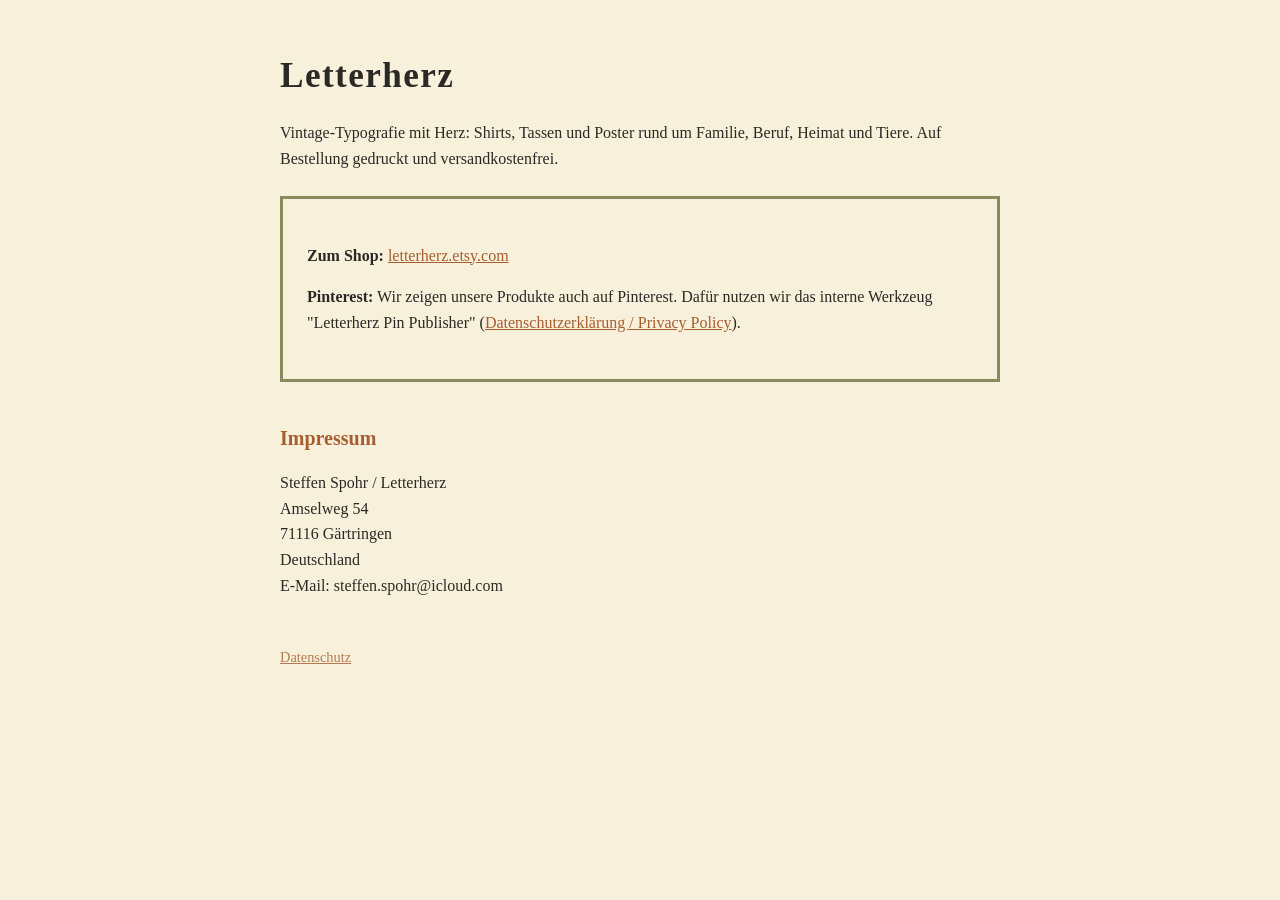
<file: index.html>
<!doctype html>
<html lang="de">
<head>
<meta charset="utf-8"><meta name="viewport" content="width=device-width,initial-scale=1">
<title>Letterherz – Vintage-Typografie mit Herz</title>
<meta name="description" content="Letterherz: Shirts, Tassen und Poster mit Vintage-Typografie rund um Familie, Beruf, Heimat und Tiere.">
<link rel="stylesheet" href="style.css">
</head>
<body><main>
<h1>Letterherz</h1>
<p>Vintage-Typografie mit Herz: Shirts, Tassen und Poster rund um Familie, Beruf, Heimat und Tiere. Auf Bestellung gedruckt und versandkostenfrei.</p>
<div class="box">
<p><b>Zum Shop:</b> <a href="https://letterherz.etsy.com">letterherz.etsy.com</a></p>
<p><b>Pinterest:</b> Wir zeigen unsere Produkte auch auf Pinterest. Dafür nutzen wir das interne Werkzeug "Letterherz Pin Publisher" (<a href="datenschutz.html">Datenschutzerklärung / Privacy Policy</a>).</p>
</div>
<h2>Impressum</h2>
<p>Steffen Spohr / Letterherz<br>Amselweg 54<br>71116 Gärtringen<br>Deutschland<br>E-Mail: steffen.spohr@icloud.com</p>
<footer><a href="datenschutz.html">Datenschutz</a></footer>
</main></body></html>
</file>
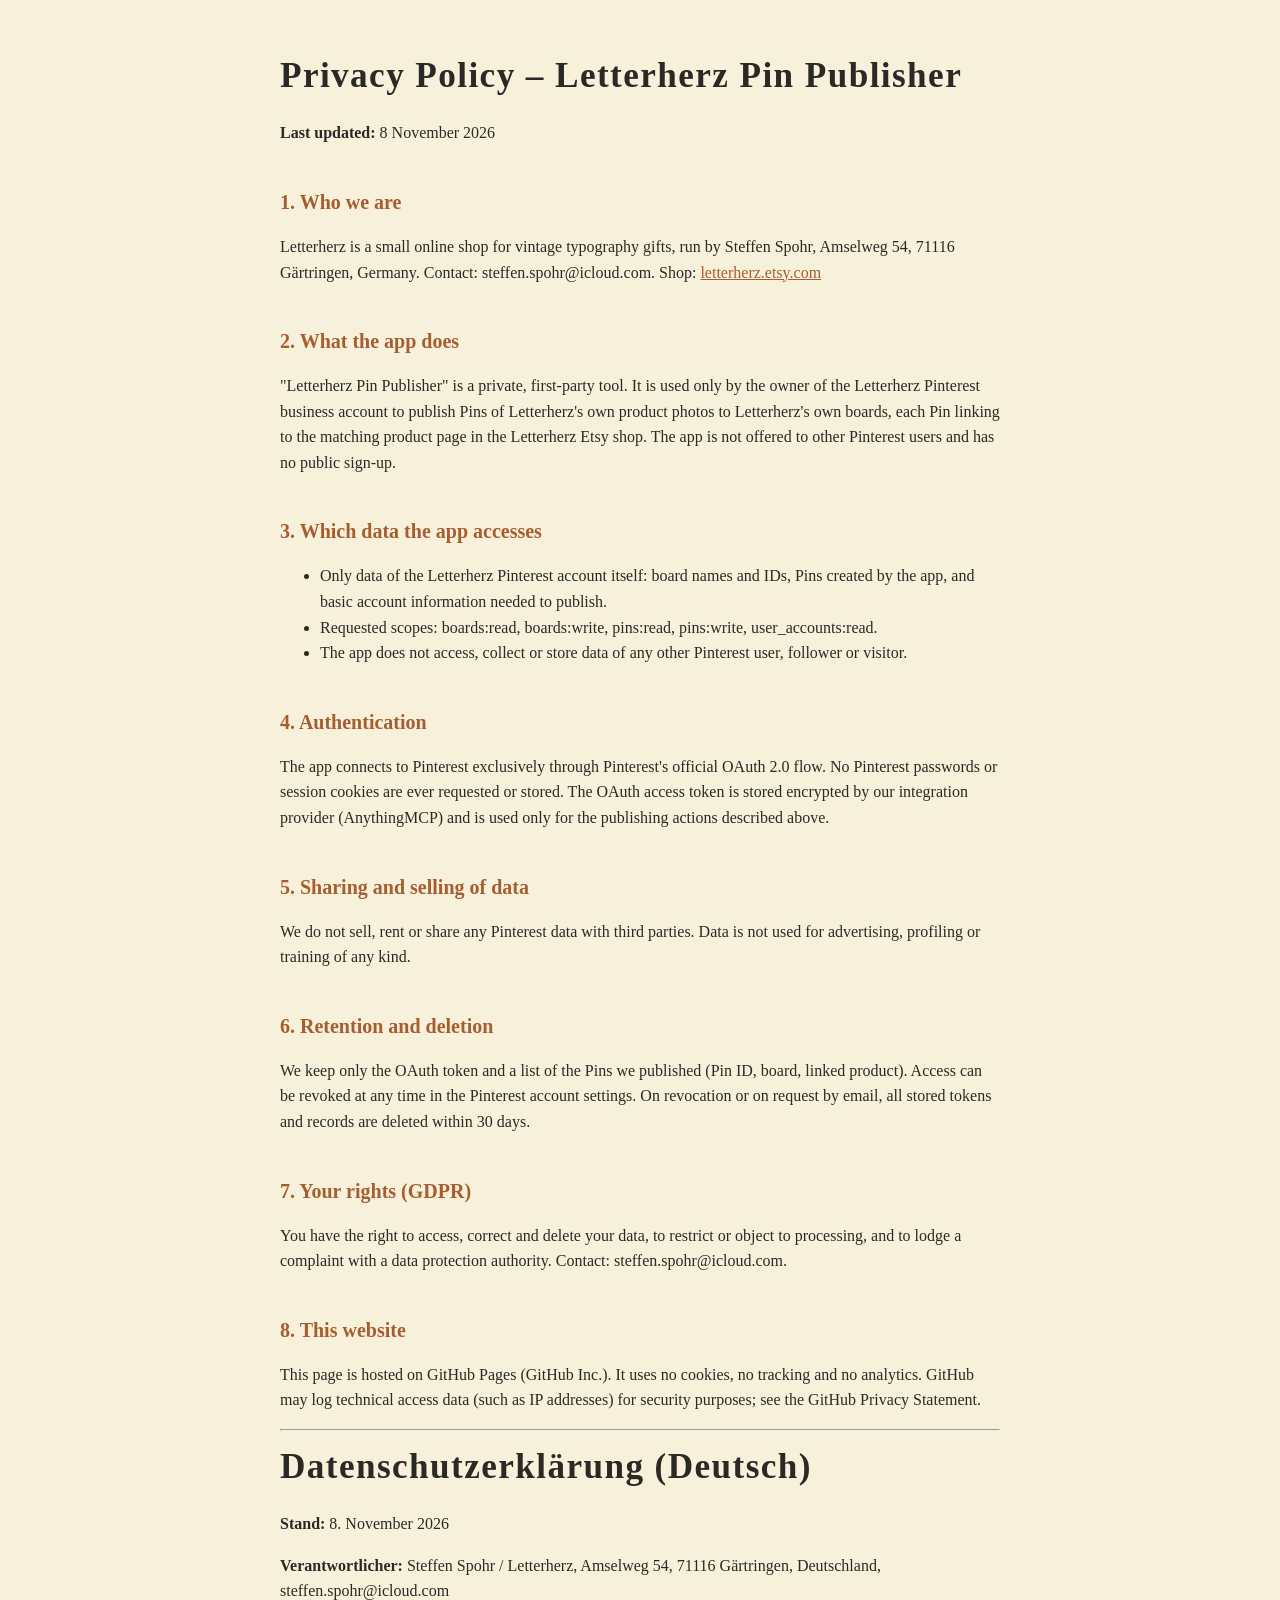
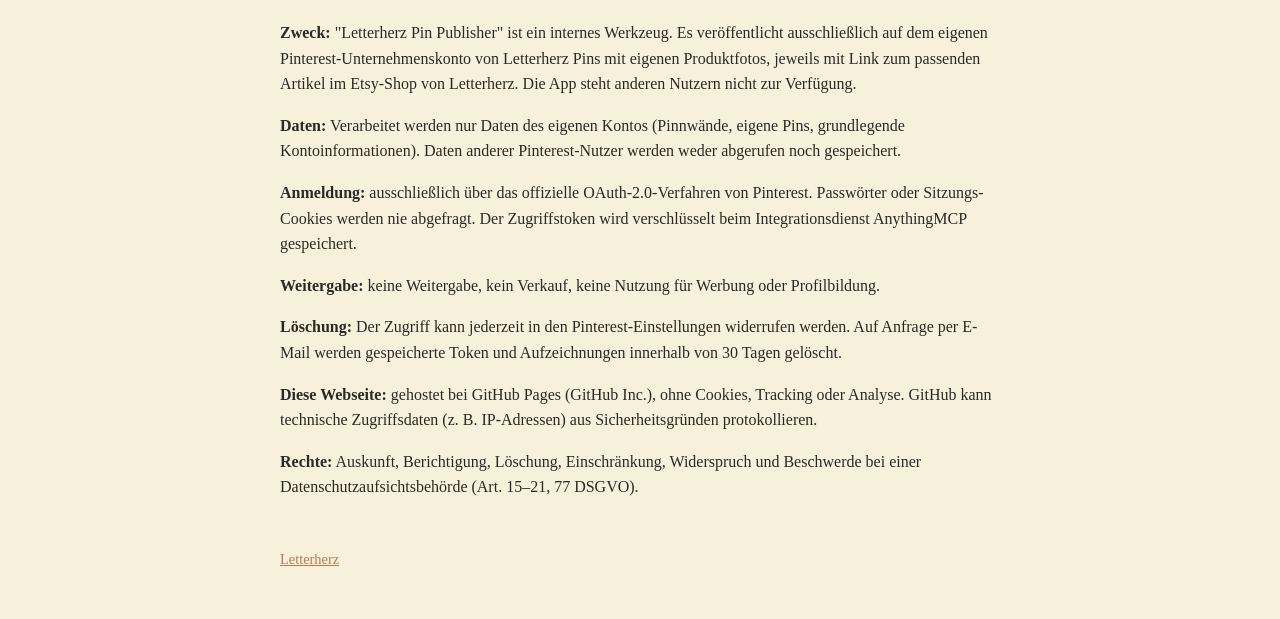
<file: datenschutz.html>
<!doctype html>
<html lang="en">
<head>
<meta charset="utf-8"><meta name="viewport" content="width=device-width,initial-scale=1">
<title>Privacy Policy – Letterherz Pin Publisher</title>
<link rel="stylesheet" href="style.css">
</head>
<body><main>
<h1>Privacy Policy – Letterherz Pin Publisher</h1>
<p><b>Last updated:</b> 8 November 2026</p>

<h2>1. Who we are</h2>
<p>Letterherz is a small online shop for vintage typography gifts, run by Steffen Spohr, Amselweg 54, 71116 Gärtringen, Germany. Contact: steffen.spohr@icloud.com. Shop: <a href="https://letterherz.etsy.com">letterherz.etsy.com</a></p>

<h2>2. What the app does</h2>
<p>"Letterherz Pin Publisher" is a private, first-party tool. It is used only by the owner of the Letterherz Pinterest business account to publish Pins of Letterherz's own product photos to Letterherz's own boards, each Pin linking to the matching product page in the Letterherz Etsy shop. The app is not offered to other Pinterest users and has no public sign-up.</p>

<h2>3. Which data the app accesses</h2>
<ul>
<li>Only data of the Letterherz Pinterest account itself: board names and IDs, Pins created by the app, and basic account information needed to publish.</li>
<li>Requested scopes: boards:read, boards:write, pins:read, pins:write, user_accounts:read.</li>
<li>The app does not access, collect or store data of any other Pinterest user, follower or visitor.</li>
</ul>

<h2>4. Authentication</h2>
<p>The app connects to Pinterest exclusively through Pinterest's official OAuth 2.0 flow. No Pinterest passwords or session cookies are ever requested or stored. The OAuth access token is stored encrypted by our integration provider (AnythingMCP) and is used only for the publishing actions described above.</p>

<h2>5. Sharing and selling of data</h2>
<p>We do not sell, rent or share any Pinterest data with third parties. Data is not used for advertising, profiling or training of any kind.</p>

<h2>6. Retention and deletion</h2>
<p>We keep only the OAuth token and a list of the Pins we published (Pin ID, board, linked product). Access can be revoked at any time in the Pinterest account settings. On revocation or on request by email, all stored tokens and records are deleted within 30 days.</p>

<h2>7. Your rights (GDPR)</h2>
<p>You have the right to access, correct and delete your data, to restrict or object to processing, and to lodge a complaint with a data protection authority. Contact: steffen.spohr@icloud.com.</p>

<h2>8. This website</h2>
<p>This page is hosted on GitHub Pages (GitHub Inc.). It uses no cookies, no tracking and no analytics. GitHub may log technical access data (such as IP addresses) for security purposes; see the GitHub Privacy Statement.</p>

<hr>
<h1>Datenschutzerklärung (Deutsch)</h1>
<p><b>Stand:</b> 8. November 2026</p>
<p><b>Verantwortlicher:</b> Steffen Spohr / Letterherz, Amselweg 54, 71116 Gärtringen, Deutschland, steffen.spohr@icloud.com</p>
<p><b>Zweck:</b> "Letterherz Pin Publisher" ist ein internes Werkzeug. Es veröffentlicht ausschließlich auf dem eigenen Pinterest-Unternehmenskonto von Letterherz Pins mit eigenen Produktfotos, jeweils mit Link zum passenden Artikel im Etsy-Shop von Letterherz. Die App steht anderen Nutzern nicht zur Verfügung.</p>
<p><b>Daten:</b> Verarbeitet werden nur Daten des eigenen Kontos (Pinnwände, eigene Pins, grundlegende Kontoinformationen). Daten anderer Pinterest-Nutzer werden weder abgerufen noch gespeichert.</p>
<p><b>Anmeldung:</b> ausschließlich über das offizielle OAuth-2.0-Verfahren von Pinterest. Passwörter oder Sitzungs-Cookies werden nie abgefragt. Der Zugriffstoken wird verschlüsselt beim Integrationsdienst AnythingMCP gespeichert.</p>
<p><b>Weitergabe:</b> keine Weitergabe, kein Verkauf, keine Nutzung für Werbung oder Profilbildung.</p>
<p><b>Löschung:</b> Der Zugriff kann jederzeit in den Pinterest-Einstellungen widerrufen werden. Auf Anfrage per E-Mail werden gespeicherte Token und Aufzeichnungen innerhalb von 30 Tagen gelöscht.</p>
<p><b>Diese Webseite:</b> gehostet bei GitHub Pages (GitHub Inc.), ohne Cookies, Tracking oder Analyse. GitHub kann technische Zugriffsdaten (z. B. IP-Adressen) aus Sicherheitsgründen protokollieren.</p>
<p><b>Rechte:</b> Auskunft, Berichtigung, Löschung, Einschränkung, Widerspruch und Beschwerde bei einer Datenschutzaufsichtsbehörde (Art. 15–21, 77 DSGVO).</p>
<footer><a href="index.html">Letterherz</a></footer>
</main></body></html>
</file>
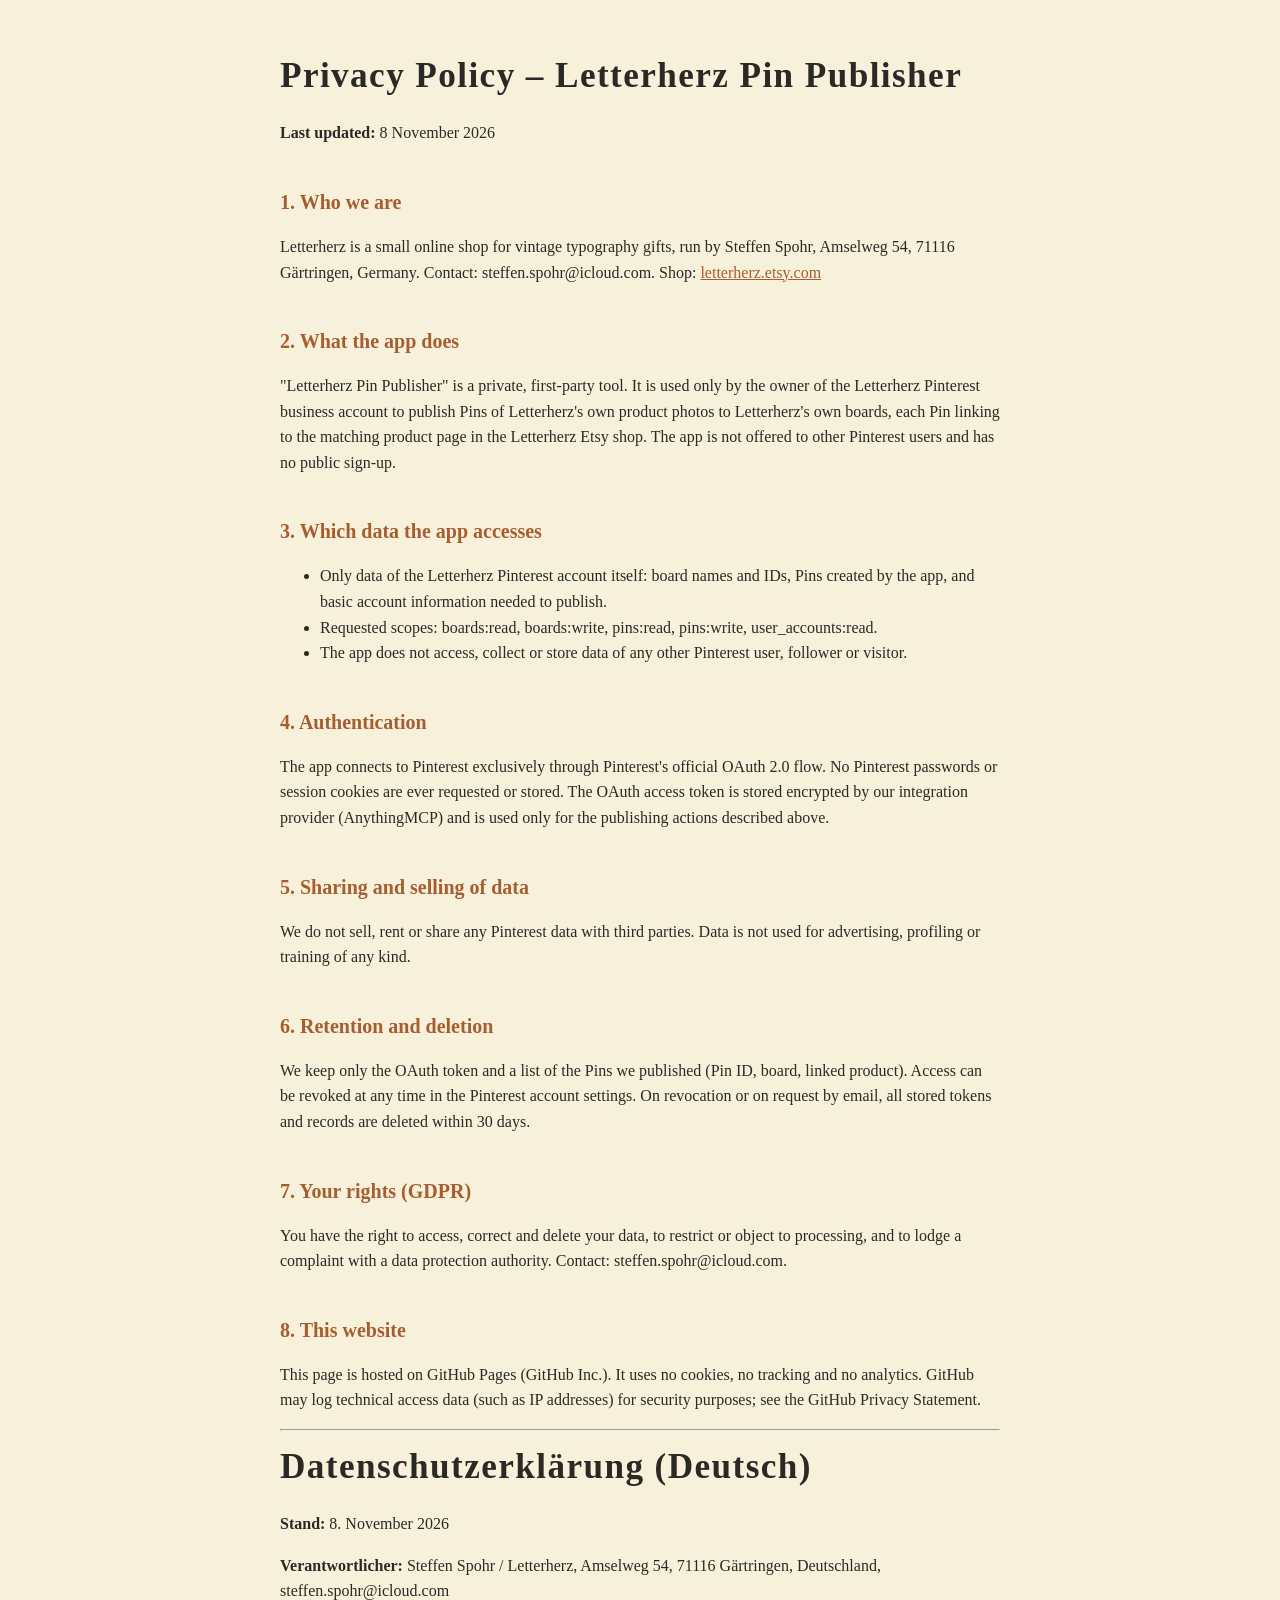
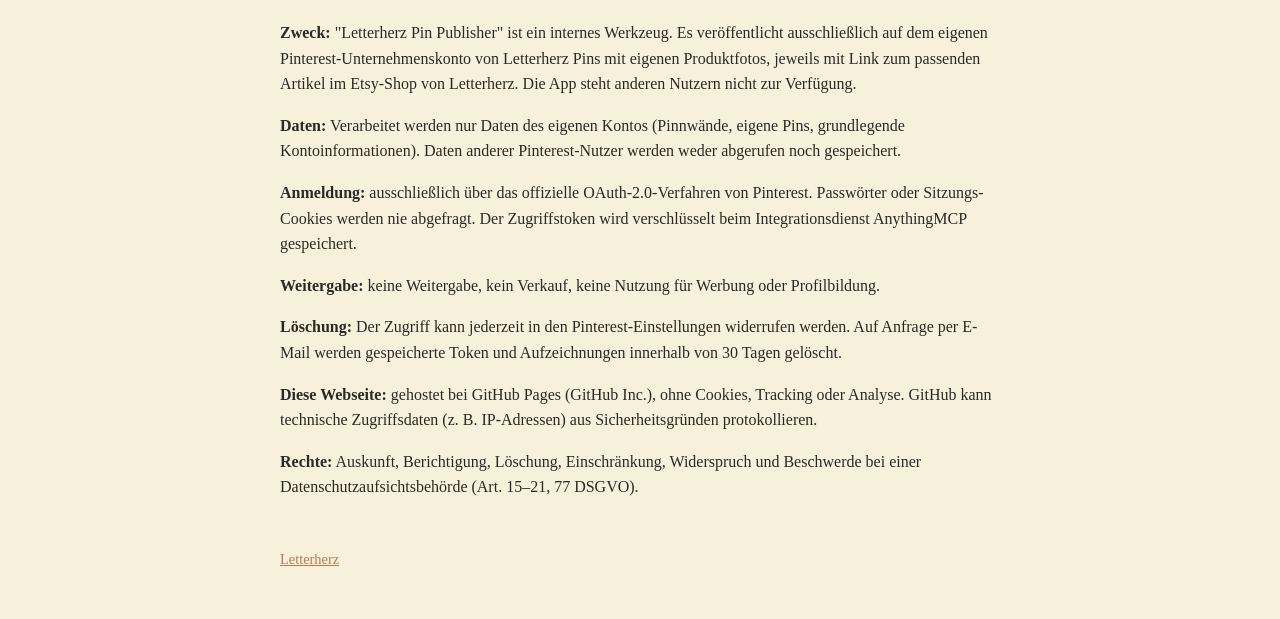
<file: Letterherz/datenschutz.html>
<!doctype html>
<html lang="en">
<head>
<meta charset="utf-8"><meta name="viewport" content="width=device-width,initial-scale=1">
<title>Privacy Policy – Letterherz Pin Publisher</title>
<link rel="stylesheet" href="../style.css">
</head>
<body><main>
<h1>Privacy Policy – Letterherz Pin Publisher</h1>
<p><b>Last updated:</b> 8 November 2026</p>

<h2>1. Who we are</h2>
<p>Letterherz is a small online shop for vintage typography gifts, run by Steffen Spohr, Amselweg 54, 71116 Gärtringen, Germany. Contact: steffen.spohr@icloud.com. Shop: <a href="https://letterherz.etsy.com">letterherz.etsy.com</a></p>

<h2>2. What the app does</h2>
<p>"Letterherz Pin Publisher" is a private, first-party tool. It is used only by the owner of the Letterherz Pinterest business account to publish Pins of Letterherz's own product photos to Letterherz's own boards, each Pin linking to the matching product page in the Letterherz Etsy shop. The app is not offered to other Pinterest users and has no public sign-up.</p>

<h2>3. Which data the app accesses</h2>
<ul>
<li>Only data of the Letterherz Pinterest account itself: board names and IDs, Pins created by the app, and basic account information needed to publish.</li>
<li>Requested scopes: boards:read, boards:write, pins:read, pins:write, user_accounts:read.</li>
<li>The app does not access, collect or store data of any other Pinterest user, follower or visitor.</li>
</ul>

<h2>4. Authentication</h2>
<p>The app connects to Pinterest exclusively through Pinterest's official OAuth 2.0 flow. No Pinterest passwords or session cookies are ever requested or stored. The OAuth access token is stored encrypted by our integration provider (AnythingMCP) and is used only for the publishing actions described above.</p>

<h2>5. Sharing and selling of data</h2>
<p>We do not sell, rent or share any Pinterest data with third parties. Data is not used for advertising, profiling or training of any kind.</p>

<h2>6. Retention and deletion</h2>
<p>We keep only the OAuth token and a list of the Pins we published (Pin ID, board, linked product). Access can be revoked at any time in the Pinterest account settings. On revocation or on request by email, all stored tokens and records are deleted within 30 days.</p>

<h2>7. Your rights (GDPR)</h2>
<p>You have the right to access, correct and delete your data, to restrict or object to processing, and to lodge a complaint with a data protection authority. Contact: steffen.spohr@icloud.com.</p>

<h2>8. This website</h2>
<p>This page is hosted on GitHub Pages (GitHub Inc.). It uses no cookies, no tracking and no analytics. GitHub may log technical access data (such as IP addresses) for security purposes; see the GitHub Privacy Statement.</p>

<hr>
<h1>Datenschutzerklärung (Deutsch)</h1>
<p><b>Stand:</b> 8. November 2026</p>
<p><b>Verantwortlicher:</b> Steffen Spohr / Letterherz, Amselweg 54, 71116 Gärtringen, Deutschland, steffen.spohr@icloud.com</p>
<p><b>Zweck:</b> "Letterherz Pin Publisher" ist ein internes Werkzeug. Es veröffentlicht ausschließlich auf dem eigenen Pinterest-Unternehmenskonto von Letterherz Pins mit eigenen Produktfotos, jeweils mit Link zum passenden Artikel im Etsy-Shop von Letterherz. Die App steht anderen Nutzern nicht zur Verfügung.</p>
<p><b>Daten:</b> Verarbeitet werden nur Daten des eigenen Kontos (Pinnwände, eigene Pins, grundlegende Kontoinformationen). Daten anderer Pinterest-Nutzer werden weder abgerufen noch gespeichert.</p>
<p><b>Anmeldung:</b> ausschließlich über das offizielle OAuth-2.0-Verfahren von Pinterest. Passwörter oder Sitzungs-Cookies werden nie abgefragt. Der Zugriffstoken wird verschlüsselt beim Integrationsdienst AnythingMCP gespeichert.</p>
<p><b>Weitergabe:</b> keine Weitergabe, kein Verkauf, keine Nutzung für Werbung oder Profilbildung.</p>
<p><b>Löschung:</b> Der Zugriff kann jederzeit in den Pinterest-Einstellungen widerrufen werden. Auf Anfrage per E-Mail werden gespeicherte Token und Aufzeichnungen innerhalb von 30 Tagen gelöscht.</p>
<p><b>Diese Webseite:</b> gehostet bei GitHub Pages (GitHub Inc.), ohne Cookies, Tracking oder Analyse. GitHub kann technische Zugriffsdaten (z. B. IP-Adressen) aus Sicherheitsgründen protokollieren.</p>
<p><b>Rechte:</b> Auskunft, Berichtigung, Löschung, Einschränkung, Widerspruch und Beschwerde bei einer Datenschutzaufsichtsbehörde (Art. 15–21, 77 DSGVO).</p>
<footer><a href="../index.html">Letterherz</a></footer>
</main></body></html>
</file>
<file: style.css>
:root{--bg:#F7F1DB;--ink:#2B2925;--rust:#A65E31;--line:#8A8A5E}
*{box-sizing:border-box}
body{margin:0;background:var(--bg);color:var(--ink);font-family:Georgia,'Times New Roman',serif;line-height:1.6}
main{max-width:760px;margin:0 auto;padding:48px 20px}
h1{font-size:2.2rem;letter-spacing:.04em;margin:0 0 .3em}
h2{font-size:1.25rem;margin:2em 0 .4em;color:var(--rust)}
a{color:var(--rust)}
.box{border:3px solid var(--line);padding:28px 24px;margin:24px 0}
footer{margin-top:48px;font-size:.9rem;opacity:.8}
</file>
